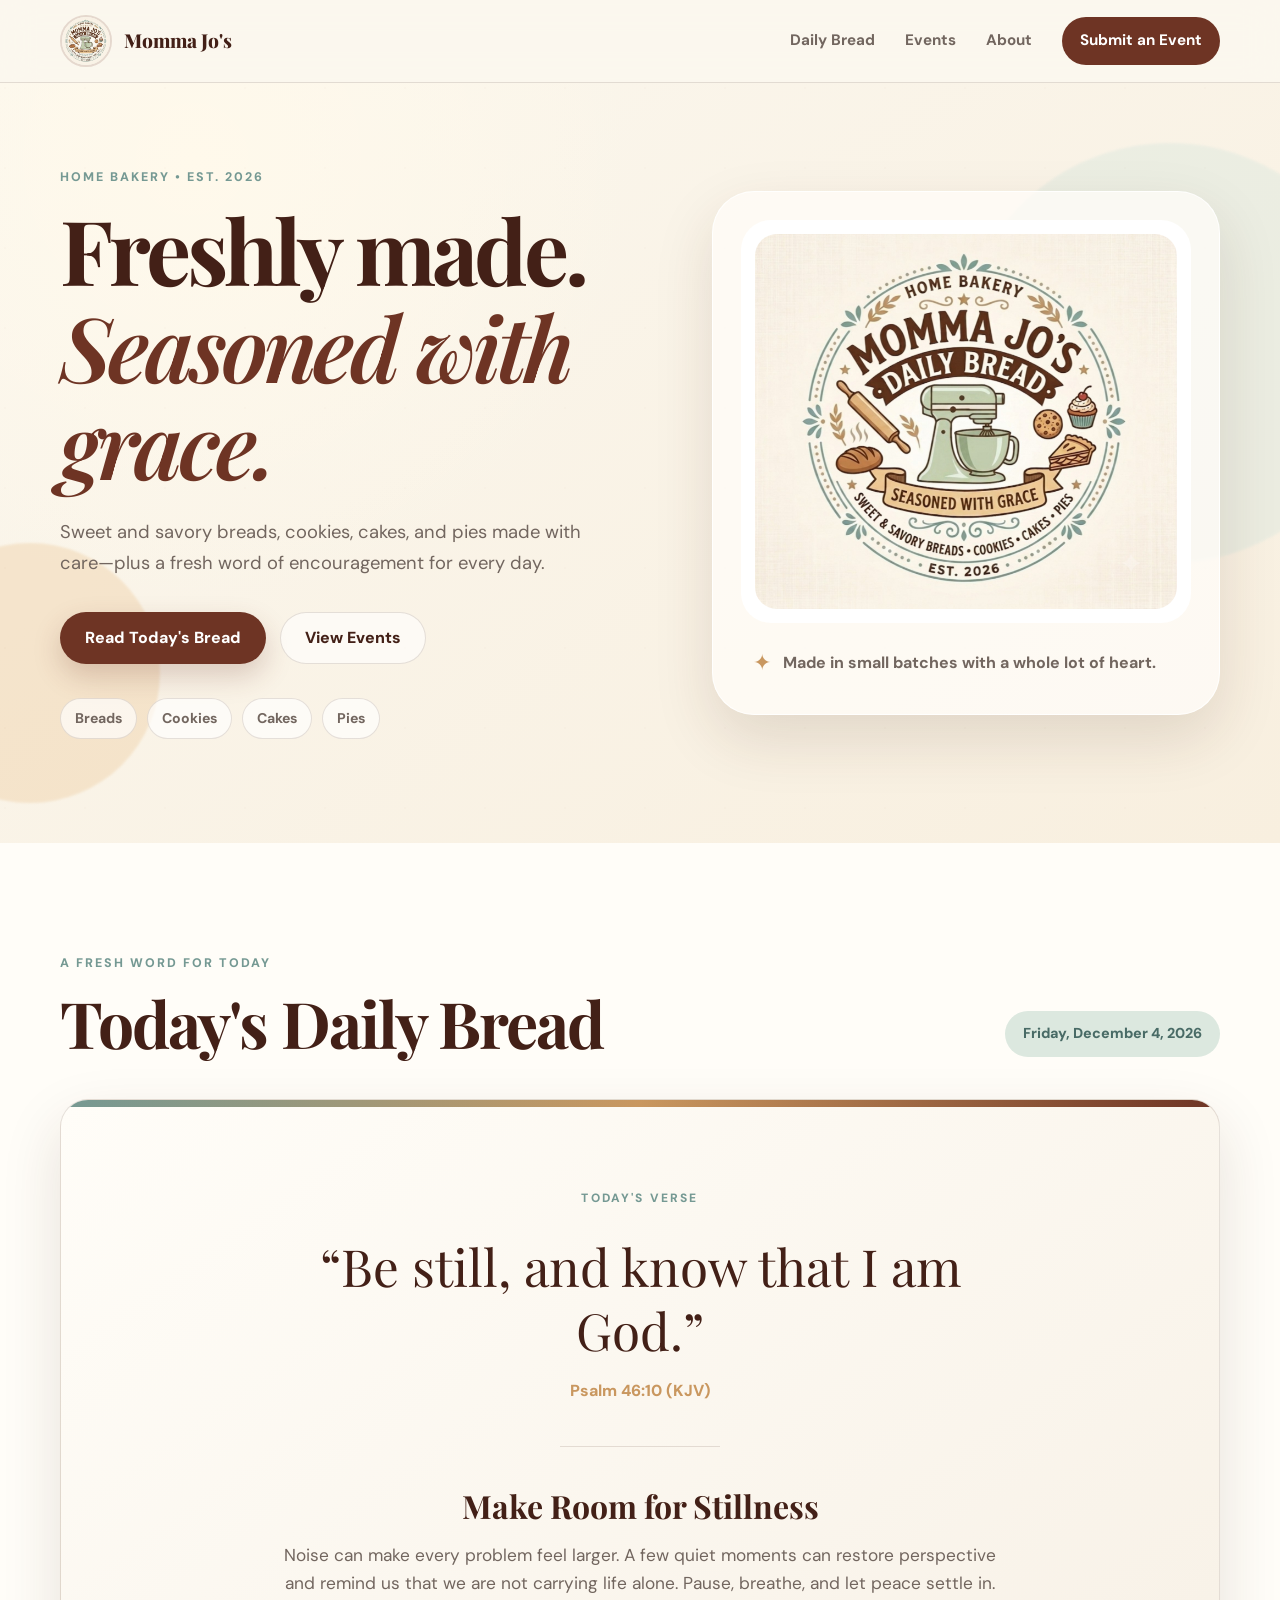
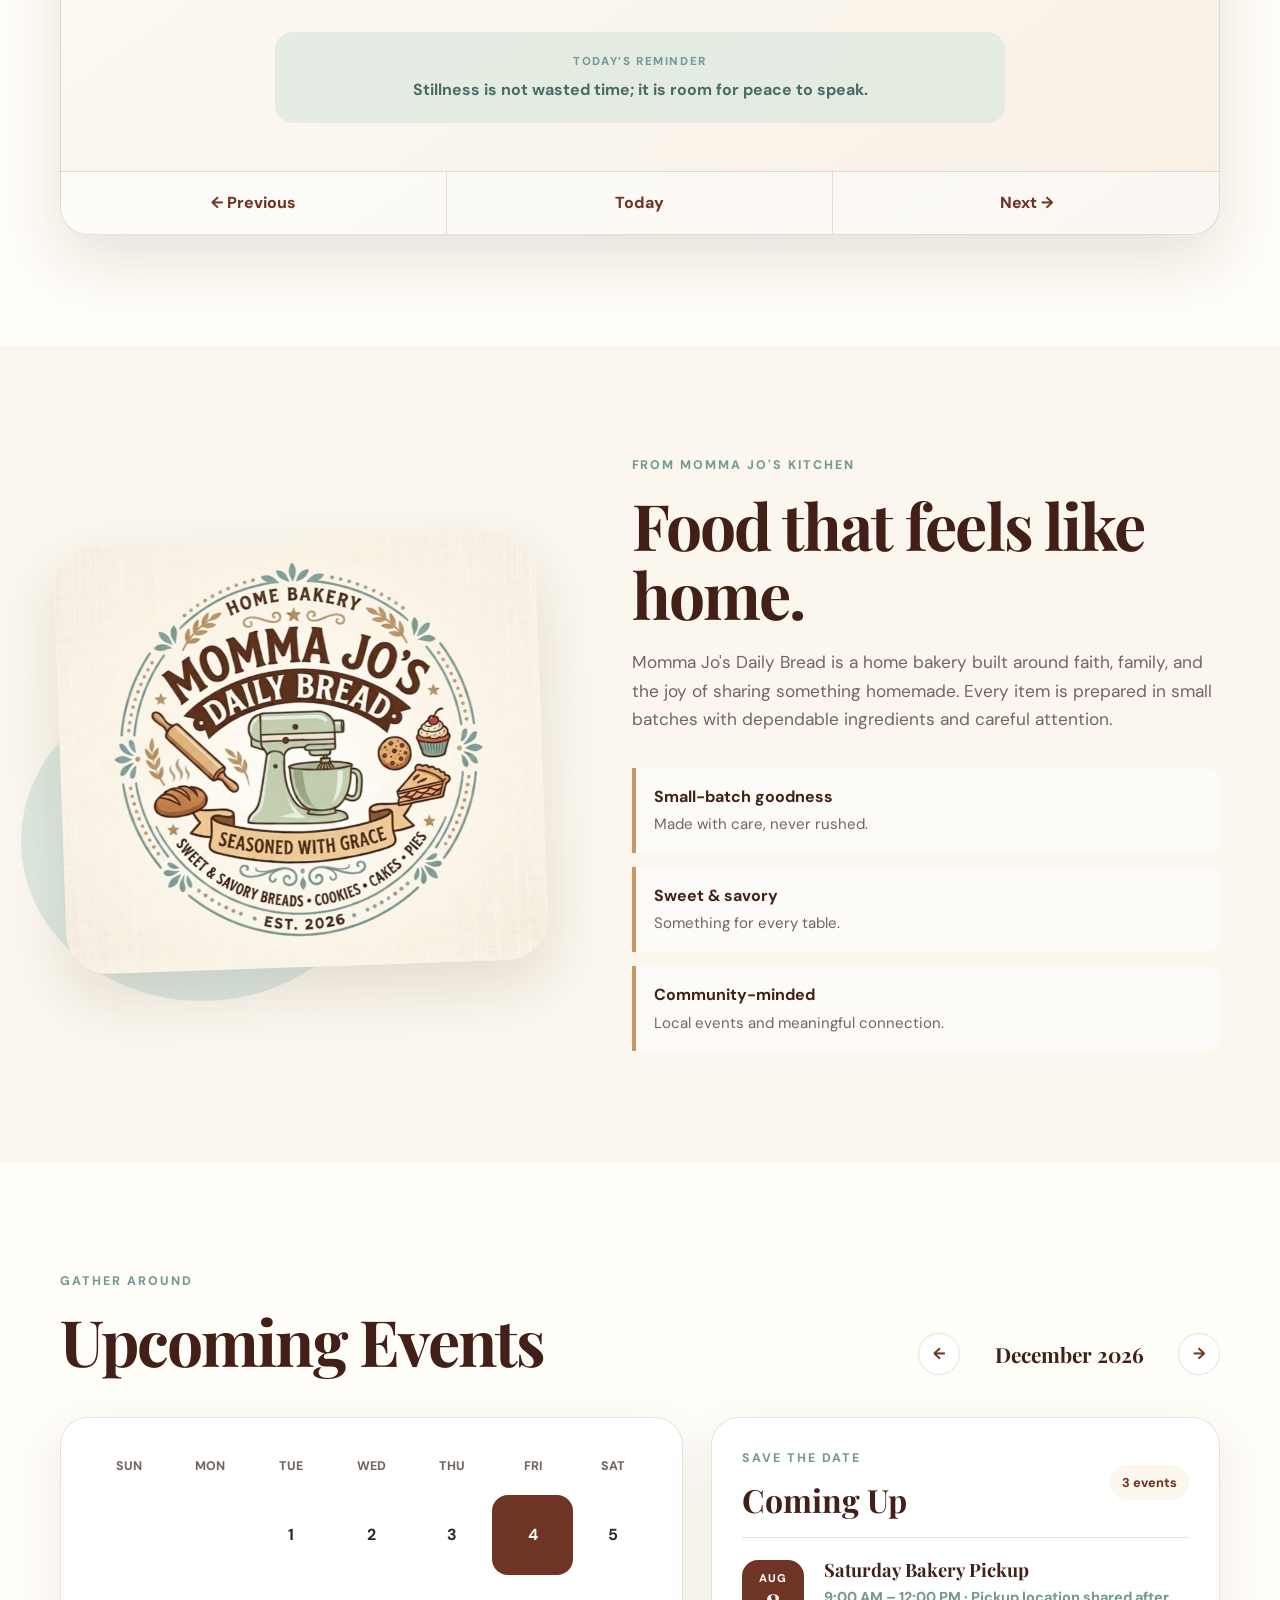
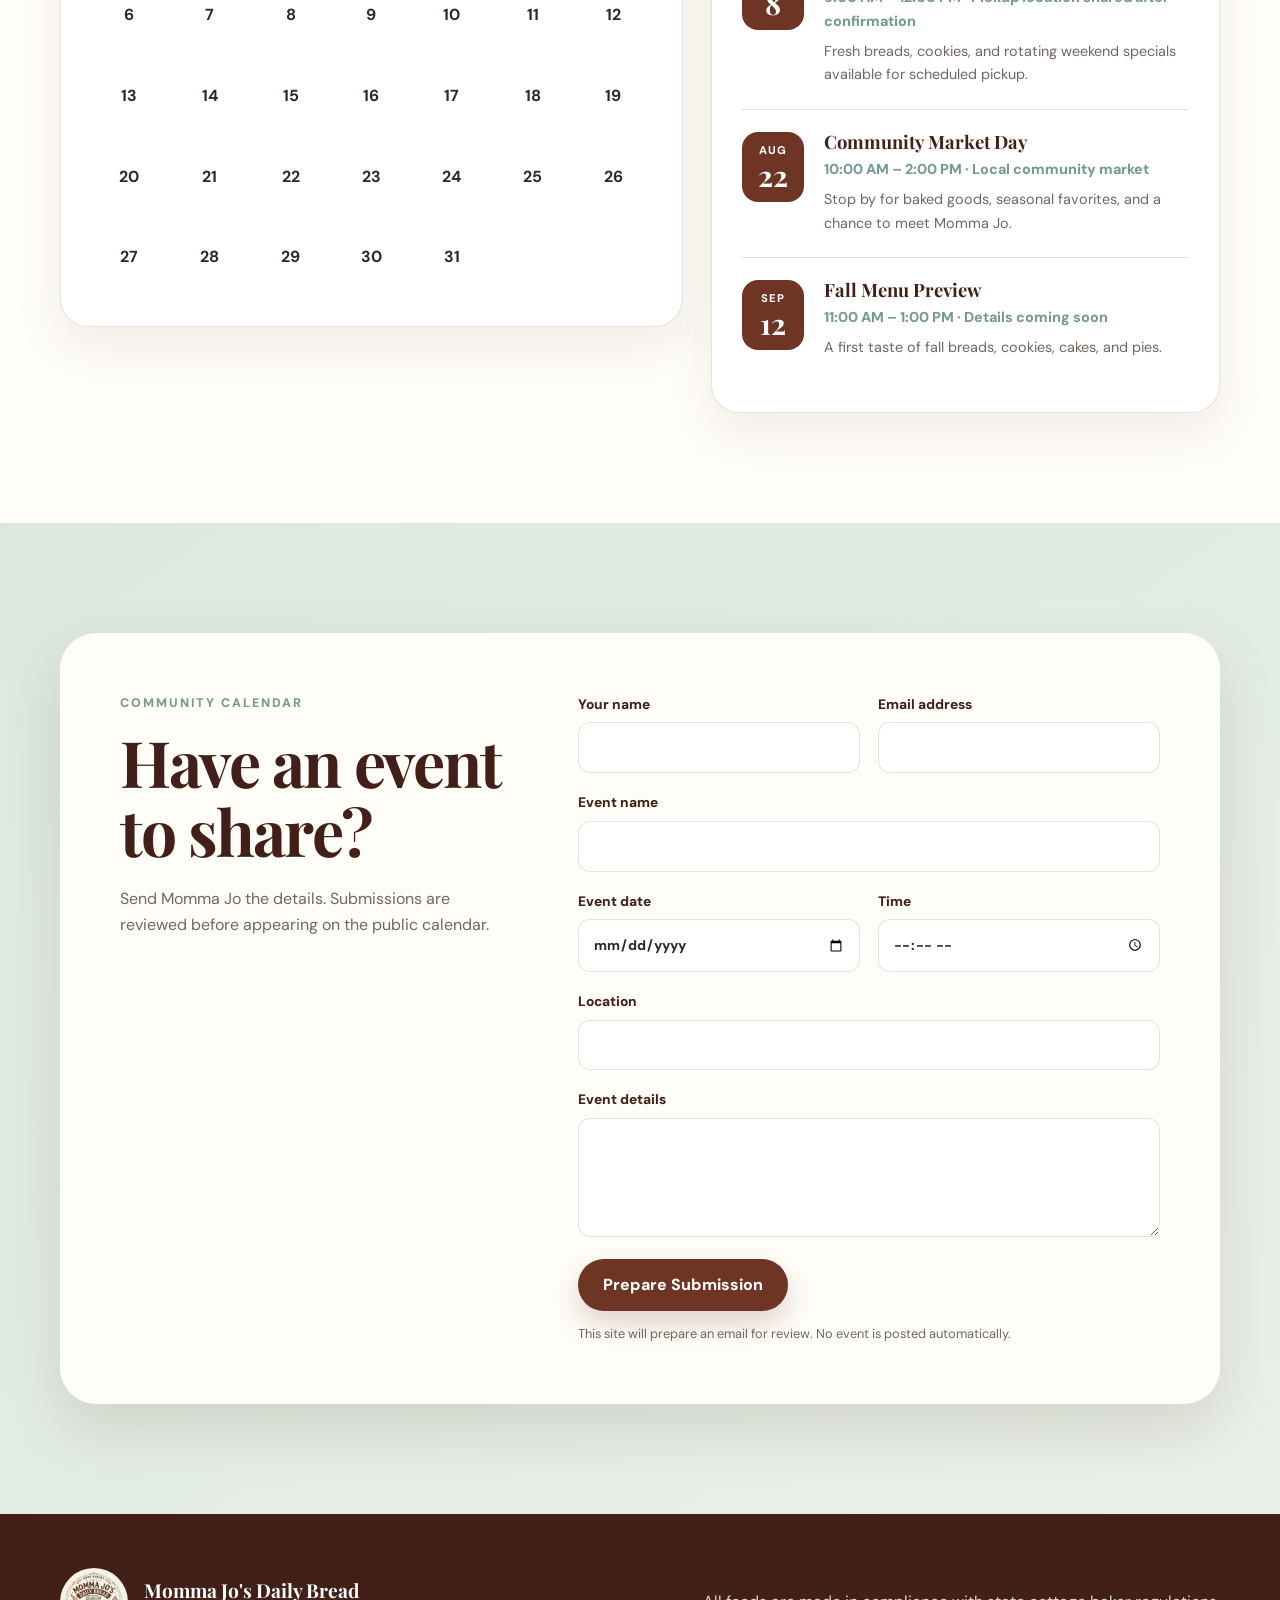
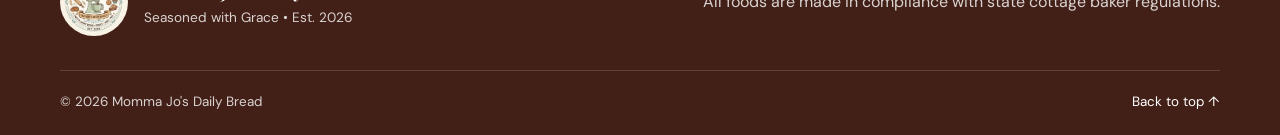
<file: index.html>
<!DOCTYPE html>
<html lang="en">
<head>
  <meta charset="UTF-8" />
  <meta name="viewport" content="width=device-width, initial-scale=1.0" />
  <meta name="description" content="Momma Jo's Daily Bread — sweet and savory breads, cookies, cakes, pies, daily encouragement, and community events." />
  <meta name="theme-color" content="#6e3424" />
  <title>Momma Jo's Daily Bread</title>
  <link rel="preconnect" href="https://fonts.googleapis.com">
  <link rel="preconnect" href="https://fonts.gstatic.com" crossorigin>
  <link href="https://fonts.googleapis.com/css2?family=DM+Sans:wght@400;500;600;700&family=Playfair+Display:wght@600;700;800&display=swap" rel="stylesheet">
  <link rel="stylesheet" href="styles.css" />
</head>
<body>
  <a class="skip-link" href="#main">Skip to content</a>

  <header class="site-header" id="home">
    <div class="nav-wrap container">
      <a class="brand" href="#home" aria-label="Momma Jo's Daily Bread home">
        <img src="./logo.jpg" alt="Momma Jo's Daily Bread logo" />
        <span>Momma Jo's</span>
      </a>

      <button class="menu-button" id="menuButton" aria-expanded="false" aria-controls="mainNav">
        <span></span><span></span><span></span>
        <span class="sr-only">Open menu</span>
      </button>

      <nav id="mainNav" class="main-nav" aria-label="Primary navigation">
        <a href="#daily-bread">Daily Bread</a>
        <a href="#events">Events</a>
        <a href="#about">About</a>
        <a class="nav-cta" href="#event-submission">Submit an Event</a>
      </nav>
    </div>
  </header>

  <main id="main">
    <section class="hero">
      <div class="hero-glow hero-glow-one"></div>
      <div class="hero-glow hero-glow-two"></div>
      <div class="container hero-grid">
        <div class="hero-copy reveal">
          <p class="eyebrow">Home bakery • Est. 2026</p>
          <h1>Freshly made.<br><em>Seasoned with grace.</em></h1>
          <p class="hero-text">Sweet and savory breads, cookies, cakes, and pies made with care—plus a fresh word of encouragement for every day.</p>
          <div class="hero-actions">
            <a class="button button-primary" href="#daily-bread">Read Today's Bread</a>
            <a class="button button-secondary" href="#events">View Events</a>
          </div>
          <div class="hero-tags" aria-label="Bakery offerings">
            <span>Breads</span><span>Cookies</span><span>Cakes</span><span>Pies</span>
          </div>
        </div>

        <div class="hero-card reveal delay-1">
          <div class="logo-frame">
            <img src="./logo.jpg" alt="Momma Jo's Daily Bread circular bakery logo" />
          </div>
          <div class="hero-card-note">
            <span class="note-icon">✦</span>
            <p>Made in small batches with a whole lot of heart.</p>
          </div>
        </div>
      </div>
    </section>

    <section class="daily-section section" id="daily-bread">
      <div class="container">
        <div class="section-heading reveal">
          <div>
            <p class="eyebrow">A fresh word for today</p>
            <h2>Today's Daily Bread</h2>
          </div>
          <div class="date-chip" id="todayDate"></div>
        </div>

        <article class="devotional-card reveal delay-1" aria-live="polite">
          <div class="devotional-accent"></div>
          <div class="devotional-content">
            <p class="devotional-label">Today's Verse</p>
            <blockquote id="verseText"></blockquote>
            <p class="verse-reference" id="verseReference"></p>
            <hr />
            <h3 id="messageTitle"></h3>
            <p class="devotional-message" id="messageText"></p>
            <div class="closing-thought">
              <span>Today’s reminder</span>
              <p id="closingThought"></p>
            </div>
          </div>
          <div class="devotional-nav" aria-label="Daily Bread navigation">
            <button id="previousDay" type="button" aria-label="View previous day">← Previous</button>
            <button id="todayButton" type="button">Today</button>
            <button id="nextDay" type="button" aria-label="View next day">Next →</button>
          </div>
        </article>
      </div>
    </section>

    <section class="about-section section" id="about">
      <div class="container about-grid">
        <div class="about-image reveal">
          <img src="./logo.jpg" alt="Momma Jo's Daily Bread bakery emblem" loading="lazy" />
        </div>
        <div class="about-copy reveal delay-1">
          <p class="eyebrow">From Momma Jo's kitchen</p>
          <h2>Food that feels like home.</h2>
          <p>Momma Jo's Daily Bread is a home bakery built around faith, family, and the joy of sharing something homemade. Every item is prepared in small batches with dependable ingredients and careful attention.</p>
          <div class="about-points">
            <div><strong>Small-batch goodness</strong><span>Made with care, never rushed.</span></div>
            <div><strong>Sweet & savory</strong><span>Something for every table.</span></div>
            <div><strong>Community-minded</strong><span>Local events and meaningful connection.</span></div>
          </div>
        </div>
      </div>
    </section>

    <section class="events-section section" id="events">
      <div class="container">
        <div class="section-heading reveal">
          <div>
            <p class="eyebrow">Gather around</p>
            <h2>Upcoming Events</h2>
          </div>
          <div class="calendar-controls">
            <button id="prevMonth" type="button" aria-label="Previous month">←</button>
            <h3 id="calendarTitle"></h3>
            <button id="nextMonth" type="button" aria-label="Next month">→</button>
          </div>
        </div>

        <div class="events-grid">
          <div class="calendar-card reveal delay-1">
            <div class="calendar-weekdays" aria-hidden="true">
              <span>Sun</span><span>Mon</span><span>Tue</span><span>Wed</span><span>Thu</span><span>Fri</span><span>Sat</span>
            </div>
            <div class="calendar-days" id="calendarDays"></div>
          </div>

          <aside class="event-list-card reveal delay-2">
            <div class="event-list-header">
              <div>
                <p class="eyebrow">Save the date</p>
                <h3>Coming Up</h3>
              </div>
              <span id="eventCount" class="event-count"></span>
            </div>
            <div id="upcomingEvents" class="event-list"></div>
          </aside>
        </div>
      </div>
    </section>

    <section class="submit-section section" id="event-submission">
      <div class="container submit-card reveal">
        <div class="submit-copy">
          <p class="eyebrow">Community calendar</p>
          <h2>Have an event to share?</h2>
          <p>Send Momma Jo the details. Submissions are reviewed before appearing on the public calendar.</p>
        </div>

        <form class="event-form" id="eventForm">
          <div class="form-grid">
            <label> Your name
              <input type="text" name="name" required autocomplete="name" />
            </label>
            <label> Email address
              <input type="email" name="email" required autocomplete="email" />
            </label>
            <label class="full-width"> Event name
              <input type="text" name="eventName" required />
            </label>
            <label> Event date
              <input type="date" name="date" required />
            </label>
            <label> Time
              <input type="time" name="time" />
            </label>
            <label class="full-width"> Location
              <input type="text" name="location" />
            </label>
            <label class="full-width"> Event details
              <textarea name="description" rows="4" required></textarea>
            </label>
          </div>
          <button class="button button-primary" type="submit">Prepare Submission</button>
          <p class="form-note" id="formMessage">This site will prepare an email for review. No event is posted automatically.</p>
        </form>
      </div>
    </section>
  </main>

  <footer class="site-footer">
    <div class="container footer-grid">
      <div class="footer-brand">
        <img src="./logo.jpg" alt="" />
        <div><strong>Momma Jo's Daily Bread</strong><span>Seasoned with Grace • Est. 2026</span></div>
      </div>
      <p class="regulation-note">All foods are made in compliance with state cottage baker regulations.</p>
    </div>
    <div class="container footer-bottom">
      <span>© <span id="year"></span> Momma Jo's Daily Bread</span>
      <a href="#home">Back to top ↑</a>
    </div>
  </footer>

  <script src="data.js"></script>
  <script src="script.js"></script>
</body>
</html>
</file>
<file: styles.css>
:root {
  --cream: #fbf7ee;
  --cream-deep: #f1e6d2;
  --paper: #fffdf8;
  --brown: #6e3424;
  --brown-dark: #432017;
  --tan: #c9975f;
  --sage: #759993;
  --sage-light: #dce8df;
  --ink: #2f2925;
  --muted: #72665f;
  --border: rgba(78, 49, 36, 0.14);
  --shadow: 0 24px 60px rgba(66, 38, 26, 0.13);
  --radius: 28px;
}

* { box-sizing: border-box; }
html { scroll-behavior: smooth; }
body {
  margin: 0;
  font-family: "DM Sans", sans-serif;
  color: var(--ink);
  background: var(--cream);
  line-height: 1.65;
}
img { max-width: 100%; display: block; }
a { color: inherit; }
button, input, textarea { font: inherit; }
button { cursor: pointer; }
.container { width: min(1160px, calc(100% - 40px)); margin: 0 auto; }
.section { padding: 110px 0; }
.sr-only { position: absolute; width: 1px; height: 1px; padding: 0; margin: -1px; overflow: hidden; clip: rect(0,0,0,0); border: 0; }
.skip-link { position: fixed; top: -60px; left: 20px; z-index: 1000; background: var(--brown); color: white; padding: 10px 16px; border-radius: 10px; transition: .2s; }
.skip-link:focus { top: 16px; }

.site-header { position: sticky; top: 0; z-index: 100; background: rgba(251,247,238,.88); backdrop-filter: blur(18px); border-bottom: 1px solid var(--border); }
.nav-wrap { height: 82px; display: flex; align-items: center; justify-content: space-between; }
.brand { display: inline-flex; align-items: center; gap: 12px; font-family: "Playfair Display", serif; font-weight: 800; text-decoration: none; color: var(--brown-dark); font-size: 1.2rem; }
.brand img { width: 52px; height: 52px; border-radius: 50%; object-fit: cover; border: 2px solid rgba(110,52,36,.16); }
.main-nav { display: flex; align-items: center; gap: 30px; }
.main-nav a { text-decoration: none; font-size: .95rem; font-weight: 700; color: var(--muted); transition: .2s; }
.main-nav a:hover { color: var(--brown); }
.main-nav .nav-cta { padding: 11px 18px; border-radius: 999px; color: white; background: var(--brown); }
.menu-button { display: none; border: 0; background: transparent; padding: 8px; }
.menu-button span:not(.sr-only) { display: block; width: 24px; height: 2px; background: var(--brown-dark); margin: 5px; }

.hero { min-height: 760px; position: relative; overflow: hidden; display: grid; align-items: center; padding: 80px 0 100px; background: radial-gradient(circle at 15% 10%, #fff9eb 0, transparent 35%), linear-gradient(145deg, var(--cream) 0%, #f8efdf 100%); }
.hero::after { content: ""; position: absolute; inset: 0; opacity: .1; background-image: url("data:image/svg+xml,%3Csvg width='80' height='80' viewBox='0 0 80 80' xmlns='http://www.w3.org/2000/svg'%3E%3Cg fill='%236e3424' fill-opacity='.2'%3E%3Ccircle cx='5' cy='5' r='1'/%3E%3C/g%3E%3C/svg%3E"); pointer-events: none; }
.hero-glow { position: absolute; border-radius: 50%; filter: blur(1px); opacity: .45; }
.hero-glow-one { width: 420px; height: 420px; background: #dce8df; right: -100px; top: 60px; }
.hero-glow-two { width: 260px; height: 260px; background: #efd1a9; left: -100px; bottom: 40px; }
.hero-grid { position: relative; z-index: 1; display: grid; grid-template-columns: 1.05fr .95fr; gap: 90px; align-items: center; }
.eyebrow { margin: 0 0 14px; text-transform: uppercase; letter-spacing: .16em; color: var(--sage); font-size: .78rem; font-weight: 800; }
h1, h2, h3, h4 { font-family: "Playfair Display", serif; color: var(--brown-dark); line-height: 1.08; margin-top: 0; }
h1 { font-size: clamp(3.5rem, 7vw, 6.7rem); letter-spacing: -.045em; margin-bottom: 26px; }
h1 em { color: var(--brown); font-weight: 600; }
h2 { font-size: clamp(2.5rem, 5vw, 4.4rem); letter-spacing: -.03em; margin-bottom: 20px; }
.hero-text { max-width: 620px; font-size: 1.15rem; color: var(--muted); margin: 0 0 34px; }
.hero-actions { display: flex; gap: 14px; flex-wrap: wrap; }
.button { display: inline-flex; align-items: center; justify-content: center; min-height: 52px; padding: 0 24px; border-radius: 999px; border: 1px solid transparent; font-weight: 800; text-decoration: none; transition: transform .2s, box-shadow .2s, background .2s; }
.button:hover { transform: translateY(-2px); }
.button-primary { background: var(--brown); color: white; box-shadow: 0 12px 28px rgba(110,52,36,.22); }
.button-primary:hover { background: var(--brown-dark); }
.button-secondary { border-color: var(--border); background: rgba(255,255,255,.58); color: var(--brown-dark); }
.hero-tags { display: flex; flex-wrap: wrap; gap: 10px; margin-top: 34px; }
.hero-tags span { background: rgba(255,255,255,.65); border: 1px solid var(--border); padding: 8px 14px; border-radius: 999px; font-size: .88rem; font-weight: 700; color: var(--muted); }
.hero-card { background: rgba(255,253,248,.75); border: 1px solid rgba(255,255,255,.85); border-radius: 42px; padding: 28px; box-shadow: var(--shadow); transform: rotate(1.5deg); }
.logo-frame { background: white; border-radius: 30px; padding: 14px; overflow: hidden; }
.logo-frame img { border-radius: 22px; width: 100%; }
.hero-card-note { display: flex; gap: 12px; align-items: center; padding: 22px 12px 4px; color: var(--muted); }
.hero-card-note p { margin: 0; font-weight: 700; }
.note-icon { color: var(--tan); font-size: 1.4rem; }

.section-heading { display: flex; align-items: end; justify-content: space-between; gap: 30px; margin-bottom: 42px; }
.section-heading h2 { margin-bottom: 0; }
.date-chip { background: var(--sage-light); color: #496b66; border-radius: 999px; padding: 11px 18px; font-size: .9rem; font-weight: 800; }
.daily-section { background: var(--paper); }
.devotional-card { position: relative; overflow: hidden; border: 1px solid var(--border); border-radius: var(--radius); background: linear-gradient(145deg, #fffdf8 0%, #f7f0e5 100%); box-shadow: var(--shadow); }
.devotional-accent { height: 7px; background: linear-gradient(90deg, var(--sage), var(--tan), var(--brown)); }
.devotional-content { max-width: 870px; margin: 0 auto; padding: 70px 70px 48px; text-align: center; }
.devotional-label { color: var(--sage); text-transform: uppercase; letter-spacing: .18em; font-size: .75rem; font-weight: 800; }
blockquote { font-family: "Playfair Display", serif; color: var(--brown-dark); font-size: clamp(2rem, 4vw, 3.3rem); line-height: 1.25; margin: 25px 0 10px; }
.verse-reference { color: var(--tan); font-weight: 800; }
.devotional-content hr { border: 0; height: 1px; background: var(--border); margin: 42px auto; max-width: 160px; }
.devotional-content h3 { font-size: 2rem; margin-bottom: 16px; }
.devotional-message { color: var(--muted); font-size: 1.08rem; }
.closing-thought { margin-top: 34px; padding: 20px 24px; background: rgba(220,232,223,.7); border-radius: 18px; }
.closing-thought span { display: block; color: var(--sage); text-transform: uppercase; font-size: .72rem; letter-spacing: .14em; font-weight: 800; }
.closing-thought p { margin: 6px 0 0; font-weight: 700; color: #496b66; }
.devotional-nav { display: grid; grid-template-columns: repeat(3, 1fr); border-top: 1px solid var(--border); }
.devotional-nav button { border: 0; border-right: 1px solid var(--border); background: rgba(255,255,255,.55); padding: 18px; font-weight: 800; color: var(--brown); }
.devotional-nav button:last-child { border-right: 0; }
.devotional-nav button:hover { background: var(--sage-light); }

.about-section { background: var(--cream); }
.about-grid { display: grid; grid-template-columns: .9fr 1.1fr; gap: 90px; align-items: center; }
.about-image { position: relative; }
.about-image::before { content: ""; position: absolute; width: 75%; height: 75%; border-radius: 50%; background: var(--sage-light); left: -8%; bottom: -8%; z-index: 0; }
.about-image img { position: relative; z-index: 1; border-radius: 42px; box-shadow: var(--shadow); transform: rotate(-2deg); }
.about-copy > p:not(.eyebrow) { color: var(--muted); font-size: 1.08rem; }
.about-points { margin-top: 34px; display: grid; gap: 14px; }
.about-points div { display: grid; gap: 2px; padding: 16px 18px; border-left: 4px solid var(--tan); background: rgba(255,255,255,.55); border-radius: 0 14px 14px 0; }
.about-points strong { color: var(--brown-dark); }
.about-points span { color: var(--muted); font-size: .94rem; }

.events-section { background: var(--paper); }
.calendar-controls { display: flex; align-items: center; gap: 14px; }
.calendar-controls h3 { margin: 0; min-width: 190px; text-align: center; font-size: 1.3rem; }
.calendar-controls button { width: 42px; height: 42px; border-radius: 50%; border: 1px solid var(--border); background: white; color: var(--brown); font-weight: 800; }
.events-grid { display: grid; grid-template-columns: 1.1fr .9fr; gap: 28px; align-items: start; }
.calendar-card, .event-list-card { background: white; border: 1px solid var(--border); border-radius: var(--radius); box-shadow: 0 18px 50px rgba(66,38,26,.08); }
.calendar-card { padding: 28px; }
.calendar-weekdays, .calendar-days { display: grid; grid-template-columns: repeat(7, 1fr); }
.calendar-weekdays span { text-align: center; padding: 10px 0 18px; color: var(--muted); font-size: .78rem; font-weight: 800; text-transform: uppercase; }
.calendar-day { position: relative; aspect-ratio: 1; border: 0; background: transparent; border-radius: 16px; display: grid; place-items: center; color: var(--ink); font-weight: 700; }
.calendar-day:hover:not(.blank) { background: var(--cream); }
.calendar-day.today { background: var(--brown); color: white; }
.calendar-day.has-event:not(.today) { background: var(--sage-light); color: #496b66; }
.calendar-day i { position: absolute; bottom: 8px; width: 5px; height: 5px; border-radius: 50%; background: var(--tan); }
.calendar-day.blank { cursor: default; }
.event-list-card { padding: 30px; }
.event-list-header { display: flex; align-items: center; justify-content: space-between; margin-bottom: 20px; }
.event-list-header h3 { margin: 0; font-size: 2rem; }
.event-count { background: var(--cream); border-radius: 999px; padding: 7px 12px; color: var(--brown); font-size: .8rem; font-weight: 800; }
.event-item { display: grid; grid-template-columns: 66px 1fr; gap: 16px; padding: 22px 0; border-top: 1px solid var(--border); scroll-margin-top: 120px; }
.event-date-box { width: 62px; height: 70px; border-radius: 16px; display: grid; place-items: center; align-content: center; background: var(--brown); color: white; line-height: 1; }
.event-date-box span { text-transform: uppercase; font-size: .7rem; font-weight: 800; letter-spacing: .08em; }
.event-date-box strong { font-family: "Playfair Display", serif; font-size: 1.8rem; margin-top: 5px; }
.event-details h4 { margin: 0 0 6px; font-size: 1.15rem; }
.event-details p { margin: 0; color: var(--muted); font-size: .9rem; }
.event-details .event-meta { color: var(--sage); font-weight: 800; margin-bottom: 6px; }
.empty-state { color: var(--muted); }

.submit-section { background: linear-gradient(145deg, var(--sage-light), #eaf0e8); }
.submit-card { display: grid; grid-template-columns: .8fr 1.2fr; gap: 70px; background: var(--paper); padding: 60px; border-radius: 36px; box-shadow: var(--shadow); }
.submit-copy p:not(.eyebrow) { color: var(--muted); }
.form-grid { display: grid; grid-template-columns: repeat(2, 1fr); gap: 18px; margin-bottom: 22px; }
.event-form label { display: grid; gap: 7px; color: var(--brown-dark); font-size: .86rem; font-weight: 800; }
.full-width { grid-column: 1 / -1; }
input, textarea { width: 100%; border: 1px solid var(--border); border-radius: 12px; background: white; color: var(--ink); padding: 13px 14px; outline: none; transition: .2s; }
input:focus, textarea:focus { border-color: var(--sage); box-shadow: 0 0 0 4px rgba(117,153,147,.14); }
textarea { resize: vertical; }
.form-note { color: var(--muted); font-size: .8rem; margin: 12px 0 0; }

.site-footer { background: var(--brown-dark); color: rgba(255,255,255,.8); padding: 54px 0 22px; }
.footer-grid { display: grid; grid-template-columns: 1fr 1fr; gap: 50px; align-items: center; padding-bottom: 34px; }
.footer-brand { display: flex; align-items: center; gap: 16px; }
.footer-brand img { width: 68px; height: 68px; object-fit: cover; border-radius: 50%; }
.footer-brand strong, .footer-brand span { display: block; }
.footer-brand strong { font-family: "Playfair Display", serif; color: white; font-size: 1.2rem; }
.footer-brand span { font-size: .85rem; }
.regulation-note { margin: 0; text-align: right; max-width: 520px; justify-self: end; }
.footer-bottom { display: flex; justify-content: space-between; border-top: 1px solid rgba(255,255,255,.15); padding-top: 20px; font-size: .84rem; }
.footer-bottom a { text-decoration: none; color: white; }

.reveal { opacity: 0; transform: translateY(24px); transition: opacity .7s ease, transform .7s ease; }
.reveal.visible { opacity: 1; transform: none; }
.delay-1 { transition-delay: .12s; }
.delay-2 { transition-delay: .22s; }

@media (max-width: 900px) {
  .menu-button { display: block; }
  .main-nav { position: absolute; top: 82px; left: 20px; right: 20px; display: none; flex-direction: column; align-items: stretch; gap: 0; background: var(--paper); border: 1px solid var(--border); border-radius: 20px; padding: 12px; box-shadow: var(--shadow); }
  .main-nav.open { display: flex; }
  .main-nav a { padding: 13px 14px; }
  .main-nav .nav-cta { text-align: center; margin-top: 6px; }
  .hero { padding-top: 60px; }
  .hero-grid, .about-grid, .events-grid, .submit-card { grid-template-columns: 1fr; }
  .hero-grid { gap: 55px; }
  .hero-card { max-width: 620px; margin: 0 auto; }
  .about-grid, .submit-card { gap: 45px; }
  .about-image { max-width: 600px; }
}

@media (max-width: 650px) {
  .container { width: min(100% - 24px, 1160px); }
  .section { padding: 78px 0; }
  .brand span { display: none; }
  h1 { font-size: 3.35rem; }
  h2 { font-size: 2.7rem; }
  .hero { min-height: auto; padding-bottom: 72px; }
  .section-heading { align-items: flex-start; flex-direction: column; }
  .date-chip { width: 100%; text-align: center; }
  .devotional-content { padding: 52px 22px 34px; }
  blockquote { font-size: 2rem; }
  .devotional-nav button { padding: 14px 5px; font-size: .82rem; }
  .calendar-card { padding: 14px; }
  .calendar-day { border-radius: 10px; font-size: .86rem; }
  .calendar-day i { bottom: 4px; }
  .calendar-controls { width: 100%; justify-content: space-between; }
  .event-list-card { padding: 22px; }
  .submit-card { padding: 34px 22px; }
  .form-grid { grid-template-columns: 1fr; }
  .full-width { grid-column: auto; }
  .footer-grid { grid-template-columns: 1fr; gap: 24px; }
  .regulation-note { text-align: left; justify-self: start; }
  .footer-bottom { flex-direction: column; gap: 10px; }
}

@media (prefers-reduced-motion: reduce) {
  html { scroll-behavior: auto; }
  *, *::before, *::after { animation-duration: .01ms !important; transition-duration: .01ms !important; }
  .reveal { opacity: 1; transform: none; }
}
</file>
